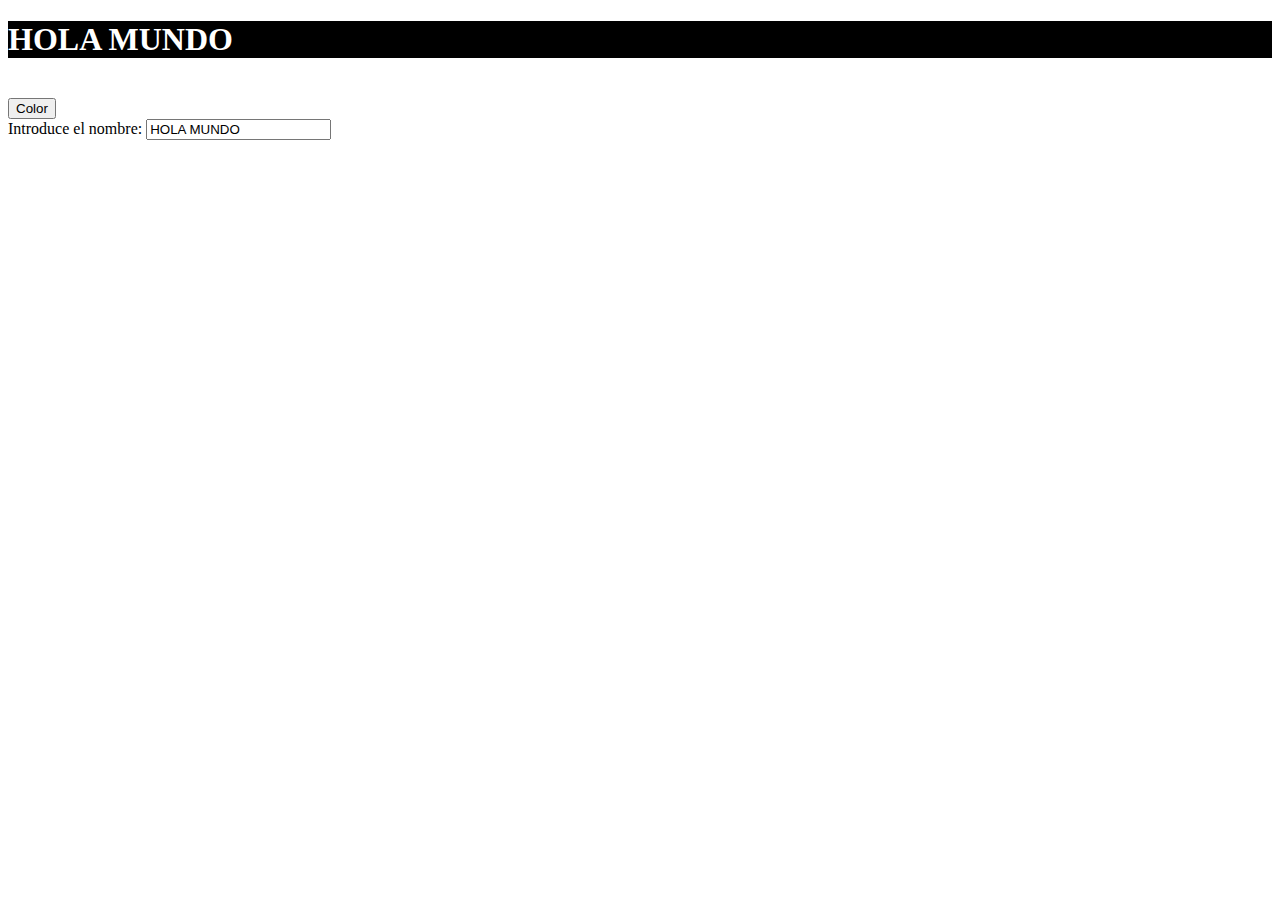
<file: angular/ariketa2/index.html>
<!DOCTYPE html>
<html lang="es" ng-app='miApp'>

<head>
    <meta charset="UTF-8">
    <meta name="viewport" content="width=device-width, initial-scale=1.0">
    <title>Document</title>

    <script src="js/angular.min.js" type="text/javascript"></script>
    <script src="js/script.js" type="text/javascript"></script>

</head>

<body>

    <div ng-controller="miControlador">

        <div ng-style="estilo">
            <h1>{{mensaje}}</h1>
        </div>
        <br>
        <button ng-click="CambiarColor()">Color</button>
        <br>
        Introduce el nombre: <input type="text" ng-model="mensaje">
        
    </div>

</body>

</html>
</file>
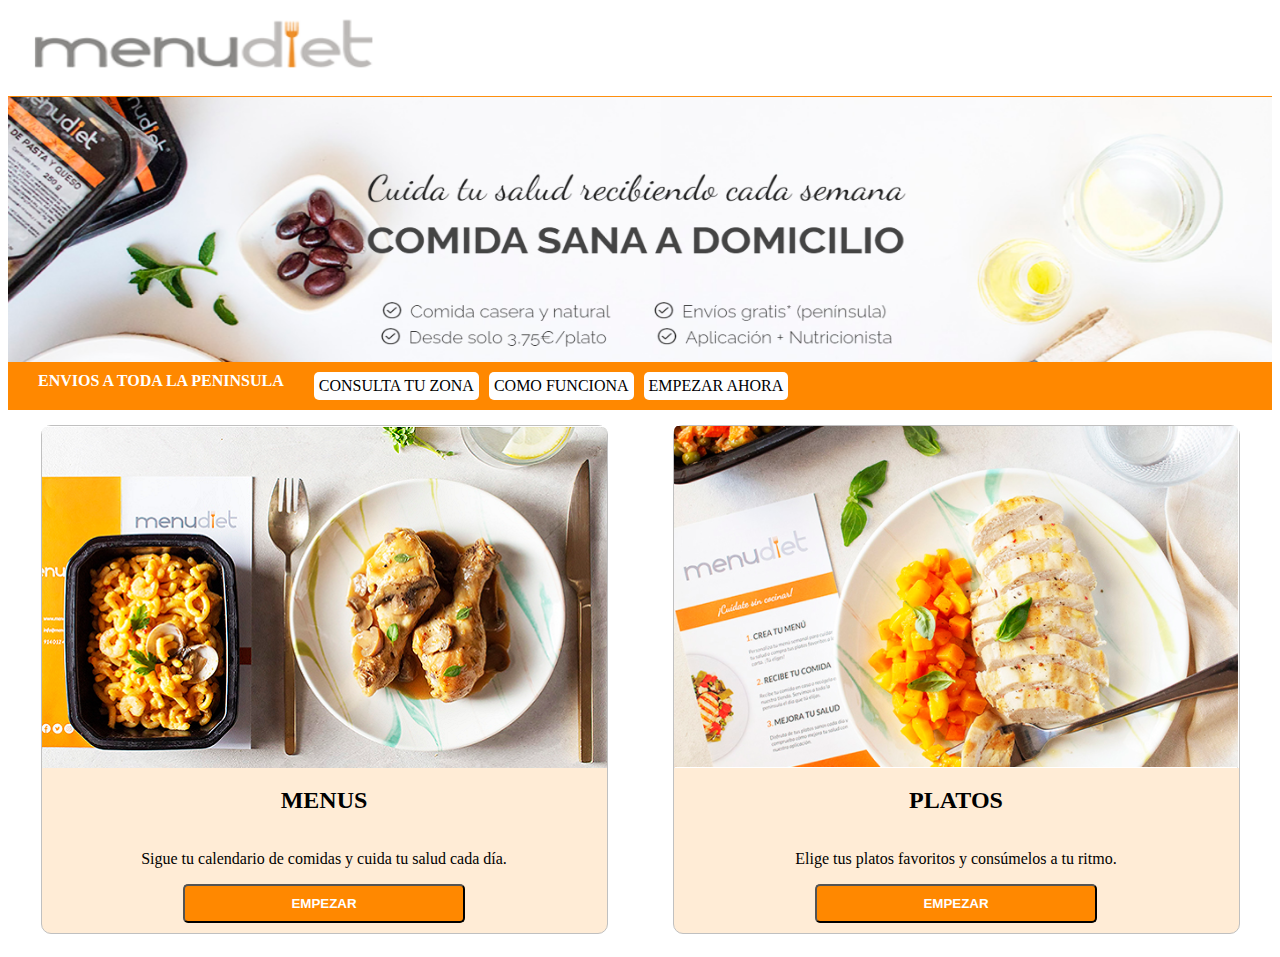
<file: DCLI/EjerciciosInicio/nivel2/INDEX.html>
<html id="pagIndex">
    <head>
        <title>TODO supply a title</title>
        <meta charset="UTF-8">
        <meta name="viewport" content="width=device-width, initial-scale=1.0">
        <link href="CSS/CSS.css" rel="stylesheet" type="text/css"/>
    </head>
    <body>
        <header>
            <div>
                <img src="IMG/izena.png" alt=""/>
            </div>
            <div>             
                <img src="IMG/imagen.png" alt=""/>
            </div>
            <nav>
                <span>ENVIOS A TODA LA PENINSULA</span>                 
                <a target="_blank" href="#">CONSULTA TU ZONA</a>
                <a target="_blank" href="#">COMO FUNCIONA</a>
                <a target="_blank" href="#">EMPEZAR AHORA</a>
            </nav>
        </header>
        <!--ZONA CENTRAL DE CARDS-->
        <section>
            <div class="card">
                <img src="IMG/menusemanal.png" alt=""/>
                <h2>MENUS </h2>
                <p>Sigue tu calendario de comidas y cuida tu salud cada día.</p>
                <button onclick="cambiarpag('menus')">EMPEZAR</button>

            </div>
            <div class="card">
                <img src="IMG/platos.png" alt=""/>
                <h2>PLATOS</h2>
                <p>Elige tus platos favoritos y consúmelos a tu ritmo.</p>
                <button onclick="cambiarpag('platos')">EMPEZAR</button>

            </div>

        </section>
        <footer>
            <!--vacio-->
        </footer>
        <script src="JS/index.js" type="text/javascript"></script>
    </body>
</html>
</file>
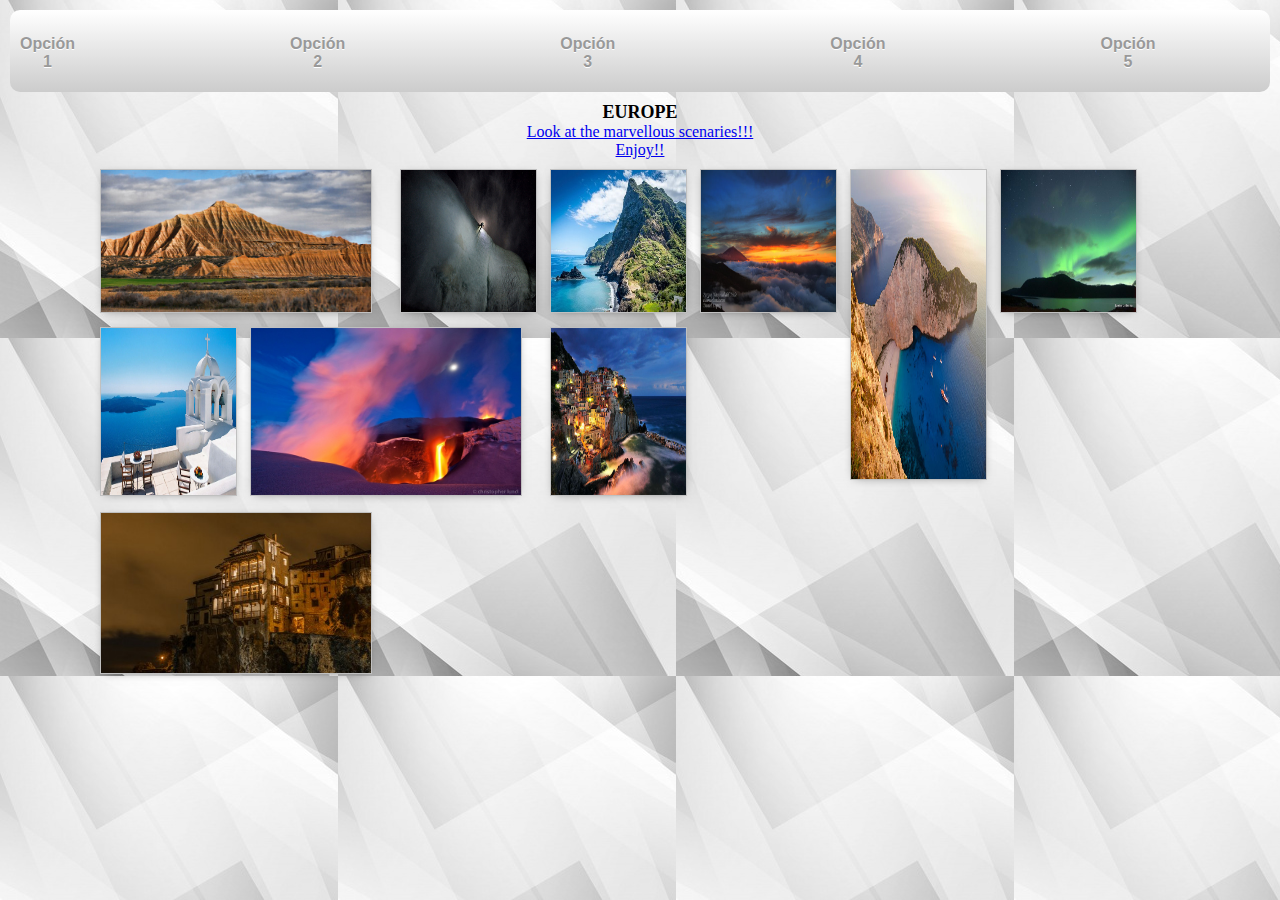
<file: IWEB/Iker Monzon/laburpen flex grid media .html>
<!DOCTYPE html>
<!--
To change this license header, choose License Headers in Project Properties.
To change this template file, choose Tools | Templates
and open the template in the editor.
-->
<html>
    <head>
        <title>TODO supply a title</title>
        <meta charset="UTF-8">
        <meta name="viewport" content="width=device-width, initial-scale=1.0">

        <link href="css/laburpen_flex_grid_media.css" rel="stylesheet" type="text/css"/>
    </head>
    <body>
        <header>
            <article>
                 <nav>
                <ul>
                    <li><a title="Opcion 1" href="laburpen flex grid media_1.html">Opción 1</a></li>
                    <li><a title="Opcion 2" href="laburpen flex grid media_1.html">Opción 2</a></li>
                    <li><a title="Opcion 3" href="laburpen flex grid media_1.html">Opción 3</a></li>
                    <li><a title="Opcion 4" href="laburpen flex grid media_1.html">Opción 4</a></li>
                    <li><a title="Opcion 5" href="laburpen flex grid media_1.html">Opción 5</a></li>
                </ul>
            </nav>
            </article>     
        </header>
        <h2>EUROPE </h2>
        <ul><li><a href="#">Look at the marvellous scenaries!!!</a></li>
            <li><a href="#">Enjoy!!</a></li>
        </ul>
        
  
    <section>
      <article><img src="img/bardenas-reales-navarra7.jpg" alt=""/></article>
     <article> <img src="img/glaciar-gorner-1.jpg" alt=""/></article>
     <article> <img src="img/madeira-beach-400x267.jpg" alt=""/></article>
     <article> <img src="img/parque-nacional-teide7.jpg" alt=""/></article>
      <article> <img src="img/playa-navagio3.jpg" alt=""/></article>
      <article> <img src="img/viaje-a-groenlandia1.jpg" alt=""/> </article>
      <article> <img src="img/vistas-mar-santorini1.jpg" alt=""/>  </article>
      <article> <img src="img/rio-lava-islandia6.jpg" alt=""/>  </article>
      <article>  <img src="img/manarola3.jpg" alt=""/> </article>
      <article> <img src="img/hanging-houses-cuenca-at-night-400x253.jpg" alt=""/></article>
    </section>
  </body>
</html>
</file>
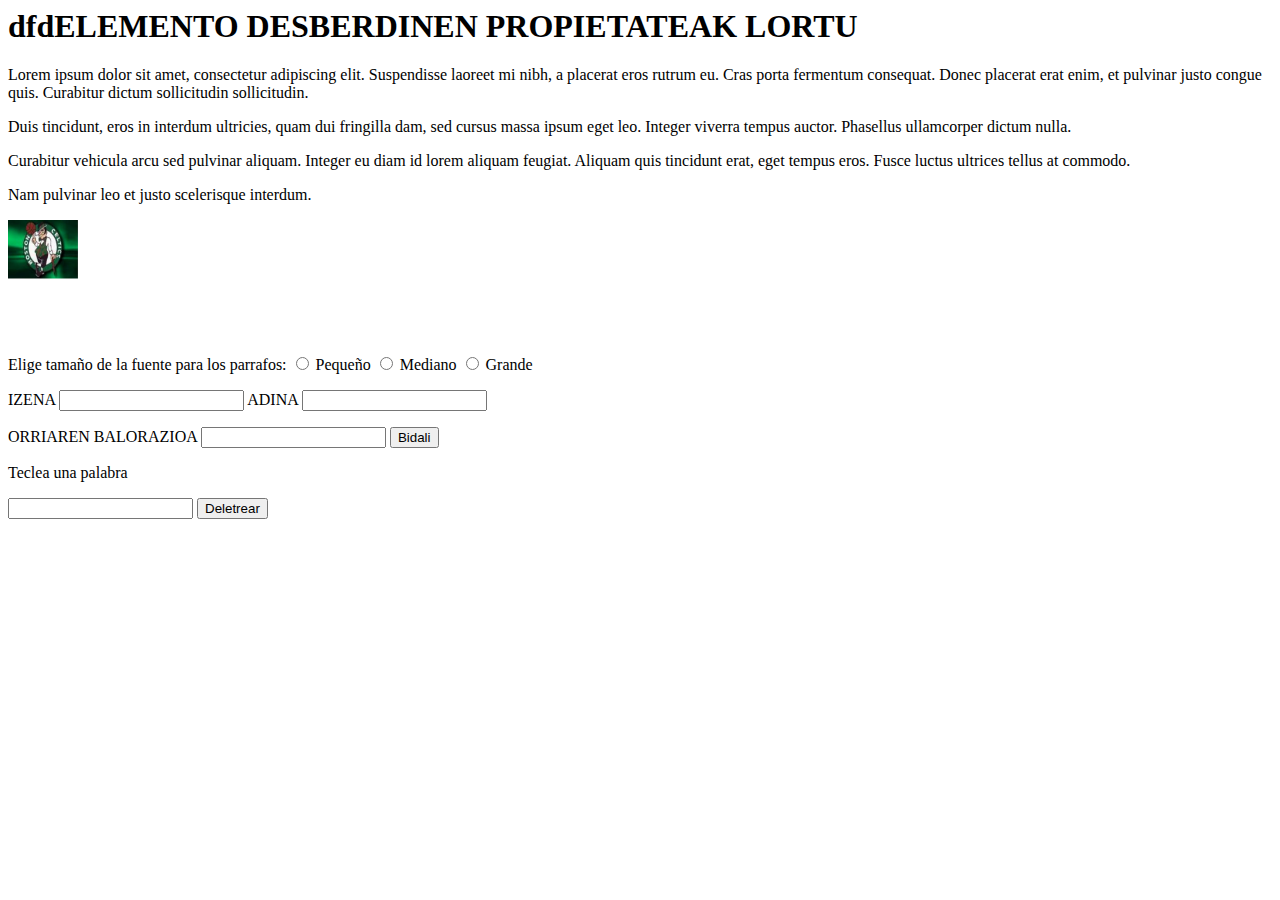
<file: iweb_dcli/0 2020_2021 ARIKETAK BULSS_CELTICS jquery/ERREPASORAKO ARIKETA.html>
<!DOCTYPE HTML PUBLIC "-//W3C//DTD HTML 4.01 Transitional//EN">
<html>
    <head>
        <title>Documento sin t&iacute;tulo</title>
        <meta http-equiv="Content-Type" content="text/html; charset=iso-8859-1">
         <meta name="viewport" content="width=device-width, initial-scale=1.0">
        <script src="js/jquery-3.1.1.min.js" type="text/javascript"></script>
        <script src="js/errepasorako.js" type="text/javascript"></script>

    </head>
    <body>
        <p><h1 id="tituloh1">dfdELEMENTO DESBERDINEN PROPIETATEAK LORTU</h1></p>
    <p name="textop" class="textop">Lorem ipsum dolor sit amet, consectetur adipiscing elit. Suspendisse laoreet mi nibh, a placerat eros rutrum eu. Cras porta fermentum consequat. Donec placerat erat enim, et pulvinar justo congue quis. Curabitur dictum sollicitudin sollicitudin. </p>
    <p name="textop" class="textop">Duis tincidunt, eros in interdum ultricies, quam dui fringilla dam, sed cursus massa ipsum eget leo. Integer viverra tempus auctor. Phasellus ullamcorper dictum nulla.</p>
    <p name="textop" class="textop">Curabitur vehicula arcu sed pulvinar aliquam. Integer eu diam id lorem aliquam feugiat. Aliquam quis tincidunt erat, eget tempus eros. Fusce luctus ultrices tellus at commodo.</p>
    <p name="textop" class="textop">Nam pulvinar leo et justo scelerisque interdum.</p>
    <p name="textop" class="textop"><img id="irudia" src="img/celtics.jpg" width="167" height="118"></p>
    

        <form name="FormFondo" action="" method="get">
            <p>
                Elige tama�o de la fuente para los parrafos:

                <input id="uno" class="radio"  type="radio" name="radio"  value="small"/> <label for="uno">Peque�o</label>
                <input id="dos" class="radio" type="radio" name="radio"  value="medium"/>  <label for="dos">Mediano</label>
                <input id="tres" class="radio" type="radio" name="radio"  value="large"/> <label for="tres">Grande</label>
            </p>
        </form>

        <form name="FormEncuesta" action="http://www.google.es" method="get">
            <p> IZENA        <input type="text" name="Izena" id="Izena">
                ADINA        <input type="text" name="Adina" id="Adina">
            </p>
            <p>ORRIAREN BALORAZIOA  <input type="text" name="Balorazioa" id="Balorazioa">
                <input type="submit" name="BIDALI" id="BIDALI" value="Bidali">
            </p>
        </form>
        
        <div id="idPalabra">
            <p> Teclea una palabra</p><input type="text" id="palabra">
            <input type="button" name="BotonCrear" id="BotonCrear" value="Deletrear">
            <div id="ZonaBotones"> </div>
        </div>
</body>
</html>
</file>
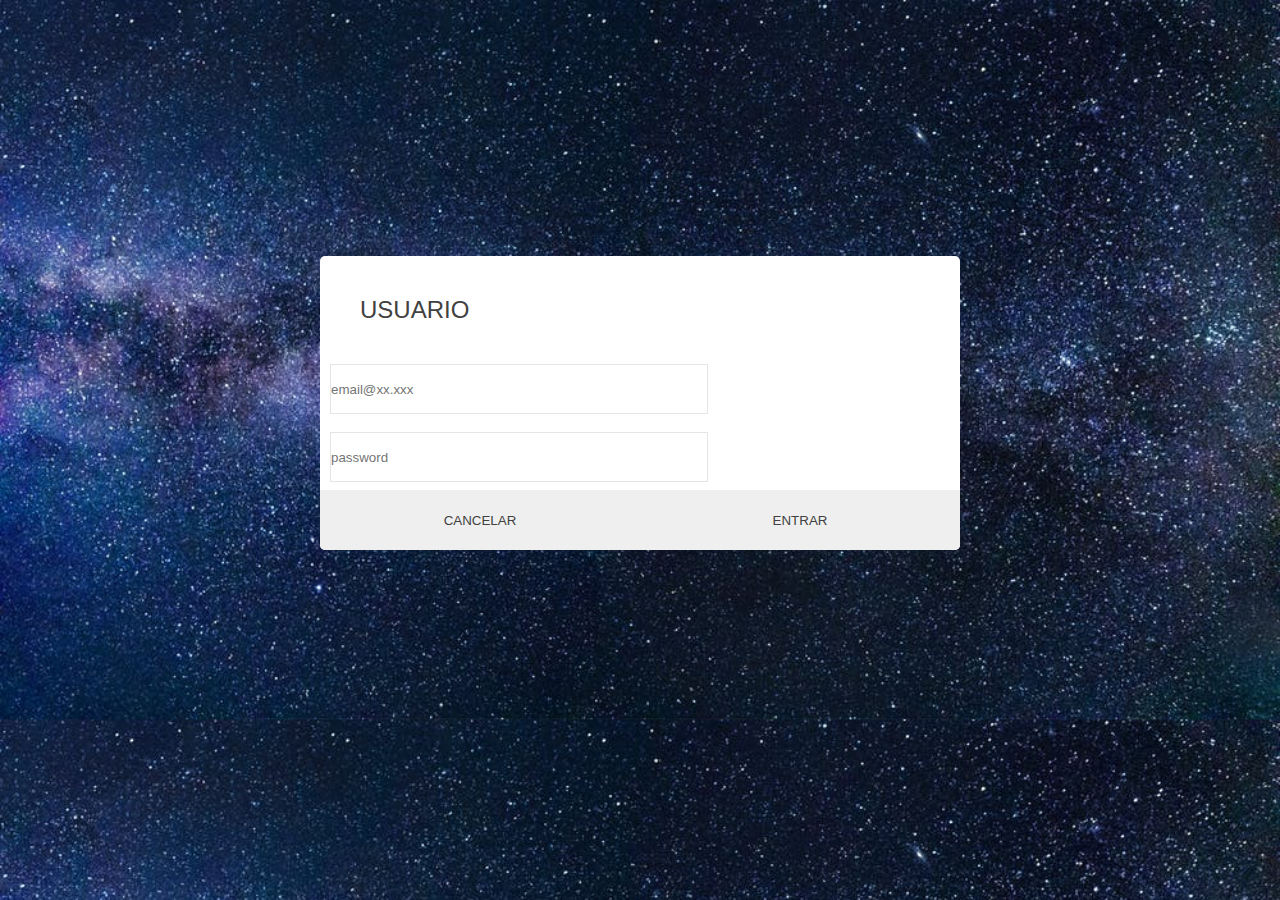
<file: iweb_dcli/05 2020_2021 USUARIOS_IMAGENES json ikasleentzat/login.html>
<!DOCTYPE html>
<html>
    <head>
        <title>TODO supply a title</title>
        <meta charset="UTF-8">
        <meta name="viewport" content="width=device-width, initial-scale=1.0">
        <link href="login.css" rel="stylesheet" type="text/css"/>
        <script src="js/jquery-1.11.3.min.js" type="text/javascript"></script>
        <script src="js/js.js" type="text/javascript"></script>
    </head>
    <body>
        <!--*********************************************************************************************-->
        <div id="usuarioLogin"  >
            <h2>USUARIO</h2>
            <form class="formLogin"><!-- añadido class-->
                <input type="text" id="email" class="email" placeholder="email@xx.xxx">
                <br/>
                <input type="text" id="pwd" class="pwd" placeholder="password">
            </form>
            <br/>
            <button id="cancelar" class="cancelar">
                <span>cancelar</span>
            </button>
            <button id="entrar" class="entrar">
                <span>Entrar</span>
            </button>
        </div>
        <!--*********************************************************************************************-->
        <div id="datosUsuario" >
            <h2>DATOS DEL USUARIO</h2>
            <form class="formUsu">
                <fieldset class="datosGeneralesUsu">
                    <div class="elemUsu">
                        <label>NOMBRE CONTACTO</label><input type="text" id="usuEmail" class="email" placeholder="" disabled>
                    </div>
                    <div class="elemUsu">
                        <label>PASSWORD</label> <input type="text" id="usuPwd"  class="pwd" placeholder="">
                    </div><div class="elemUsu">
                        <label>NOMBRE</label><input type="text" id="usuNombre" class="email" placeholder="">
                    </div><div class="elemUsu">
                        <label>APELLIDO</label><input type="text" id="usuApellido" class="email" placeholder="">

                        </fieldset>
                        <fieldset class="datosImagenPerfilUsu">
                            <h3>FOTO</h3>
                            <div id="usuImagen" class="imagenPerfilUsu"> </div>
                            <label>Imagenes</label>
                            <select id="imagenesUsuarios">

                            </select> 
                        </fieldset>
                        </form>
                        <div class="zonaBotones"><!--incluyo esta lclase -->
                            <br/>
                            <button class="salir">
                                <span>salir</span>
                            </button>
                            <button class="guardar">
                                <span>guardar</span>
                            </button>
                        </div><!--incluyo fin de  esta lclase -->
                    </div>   
                    <!--*********************************************************************************************-->
                    <div id="datosAdmin" >
                        <h2>USUARIOS</h2>
                        <div class="imagenesUsu">

                        </div>
                        <br/>
                        <div class="zonaDatosAdmin">
                            <label>NOMBRE CONTACTO</label><input type="text" id="usuActualEmail" class="email" disabled>
                            <label>PASSWORD</label> <input type="text" id="usuActualPwd"  class="pwd" disabled >
                            <label>NOMBRE</label><input type="text" id="usuActualNombre" class="email" disabled>
                            <label>APELLIDO</label><input type="text" id="usuActualApellido" class="email" disabled>
                        </div>
                    </div>

                    </body>
                    </html>
</file>
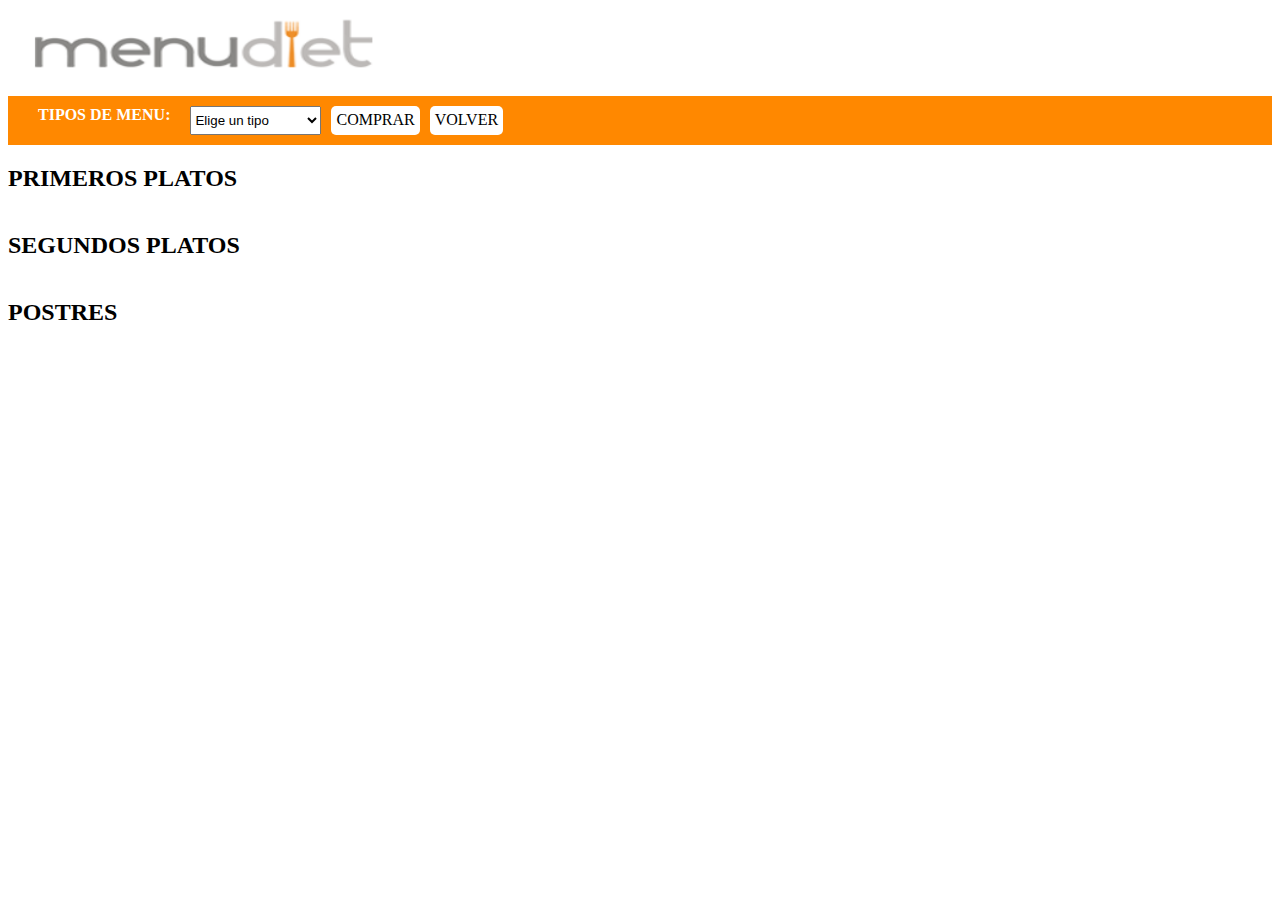
<file: DCLI/EjerciciosInicio/nivel2/ELEGIR_PRODUCTO.html>
<html id="elegirProd">
    <head>
        <title>TODO supply a title</title>
        <meta charset="UTF-8">
        <meta name="viewport" content="width=device-width, initial-scale=1.0">
        <link href="CSS/CSS.css" rel="stylesheet" type="text/css"/>
    </head>
    <body>
        <header>
            <div>
                <img src="IMG/izena.png" alt=""/>
            </div>
            <nav>
                <span id="titulo">TIPOS DE MENU:</span> 
                <select onchange="mostrarmenus()" id="comboMenus">
                    <option value="elegir">Elige un tipo</option>
                    <option value="basico">MENÚ BÁSICO</option>
                    <option value="especial">MENÚ ESPECIAL</option>
                </select>
                <a onclick="hacerpedido()" href="#" id="elemCompra">COMPRAR</a> 
                <a href="INDEX.html" id="elemCompra">VOLVER</a> 
            </nav>
        </header>
        <h2 class="platosMenu">PRIMEROS PLATOS</h2>
        <section>
            <div class="card" data-basico="true" data-especial="false">
                <img src="IMG/EnsaladaDePastaConPollo.png" alt=""/>
                <p>Ensalada de  pasta con pollo</p>
                <p><span>3€</span>
                    <input type="checkbox" class="classCheckbox" value="3" data-titulo="Ensalada de  pasta con pollo" >Seleccionar                  
                </p>
            </div>
            <div class="card" data-basico="false" data-especial="true">
                <img src="IMG/LentejasLevantinas.png" alt=""/>
                <p>Lentejas levantinas</p>
                <p><span>2,5€</span>
                    <input type="checkbox" class="classCheckbox" value="2.5" data-titulo="Lentejas levantinas" >Seleccionar
                </p>
            </div>
            <div class="card" data-basico="true" data-especial="false">
                <img src="IMG/espinacasConJamon.png" alt=""/>
                <p>Espinacas con Jamon</p>
                <p><span>3€</span>
                    <input type="checkbox" class="classCheckbox" value='3' data-titulo="Espinacas con Jamon">Seleccionar
                </p>
            </div>
            <div class="card" data-basico="true" data-especial="true">
                <img src="IMG/fideosOrientalesConSoja.png" alt=""/>
                <p>Fideos orientales con soja</p>
                <p><span>3,5€</span>
                    <input type="checkbox" class="classCheckbox" value='3.5' data-titulo="Fideos orientales con soja">Seleccionar
                </p>
            </div>
        </section>

        <h2 class="platosMenu">SEGUNDOS PLATOS</h2>
        <section>
            <div class="card" data-basico="true" data-especial="false">
                <img src="IMG/BacalaoEnSalsaDePiquillo.png" alt=""/>
                <p>Bacalao en salsa de piquillo</p>
                <p><span>4€</span>
                    <input type="checkbox" class="classCheckbox" value='4' data-titulo="Bacalao en salsa de piquillo">Seleccionar
                </p>
            </div>
            <div class="card" data-basico="true" data-especial="false">
                <img src="IMG/EstofadoDePavo.png" alt=""/>
                <p>Estofado de pavo</p>
                <p><span>3€</span>
                    <input type="checkbox" class="classCheckbox" value='3' data-titulo="Estofado de pavo">Seleccionar
                </p>
            </div>
            <div class="card" data-basico="false" data-especial="true">
                <img src="IMG/merluzaSalsaVerde.png" alt=""/>
                <p>Merluza en salsa verde</p>
                <p><span>3,5€</span>
                    <input type="checkbox" class="classCheckbox" value='3.5' data-titulo="Merluza en salsa verde">Seleccionar
                </p>
            </div>
            <div class="card" data-basico="false" data-especial="true">
                <img src="IMG/salteadoDeVerduras.png" alt=""/>
                <p>Salteado de verduras</p>
                <p><span>2,5€</span>
                    <input type="checkbox" class="classCheckbox" value='2.5' data-titulo="Salteado de verduras">Seleccionar
                </p>
            </div>
        </section>

        <h2 class="platosMenu">POSTRES</h2>
        <section>
            <div class="card" data-basico="false" data-especial="true">
                <img src="IMG/CremosoDeMascarpone.png" alt=""/>
                <p>Cremoso de Mascarpone</p>
                <p><span>3€</span>
                    <input type="checkbox" class="classCheckbox" value='3' data-titulo="Cremoso de Mascarpone">Seleccionar
                </p>
            </div>
            <div class="card" data-basico="true" data-especial="false">
                <img src="IMG/FlanDeLecheCondensada.png" alt=""/>
                <p>Flan de leche condensada</p>
                <p><span>3€</span>4€
                    <input type="checkbox" class="classCheckbox" value='3' data-titulo="Flan de leche condensada">Seleccionar
                </p>
            </div>
            <div class="card" data-basico="true" data-especial="false">
                <img src="IMG/tiramisu.png" alt=""/>
                <p>Tiramisu</p>
                <p><span>3,25€</span>
                    <input type="checkbox" class="classCheckbox" value='3.25' data-titulo="Tiramisu">Seleccionar
                </p>
            </div>
            <div class="card" data-basico="true" data-especial="true">
                <img src="IMG/tartaHeladaDeLimon.png" alt=""/>

                <p>Tarta helada de limón</p>
                <p> <span>3,5€</span>
                    <input type="checkbox" class="classCheckbox" value='3.5' data-titulo="Tarta helada de limón">Seleccionar
                </p>
            </div>
        </section>

        <section id="Pedido">
            <div id="fade" class="overlay"></div>
            <div id="light" class="modal">
                <div class="modalElem">
                    <h2>PEDIDO REALIZADO</h2>
                    <div id="hemenJarri"></div>
                    <hr>
                </div>
                <div class="modalElem">
                    <h2>DATOS DE ENTREGA</h2>
                    <form id="formPedido" name="formPedido">
                        <label for="nombre">NOMBRE </label><input onfocusout="mostrarcosas('edad')" type="text" name="nombre" id="nombre" placeholder="Nombre">
                        <label for="edad"> EDAD </label><input onkeypress="return esnumero(event)" onfocusout="mostrarcosas('direccion')" type="text" name="edad" id="edad">     
                        <label for="direccion">DIRECCION </label> <input onfocusout="mostrarcosas('btnComprar')" type="text"  name="direccion"  id="direccion" placeholder="Direccion">

                    </form>
                    <button onclick="terminarcompra()" id="btnComprar">COMPRAR</button>
                    <button onclick="cancelarpedido()" id="btnCancelar">CANCELAR</button>
                </div>
            </div>
        </section>

        <script src="JS/modal.js" type="text/javascript"></script>
    </body>
</html>
</file>
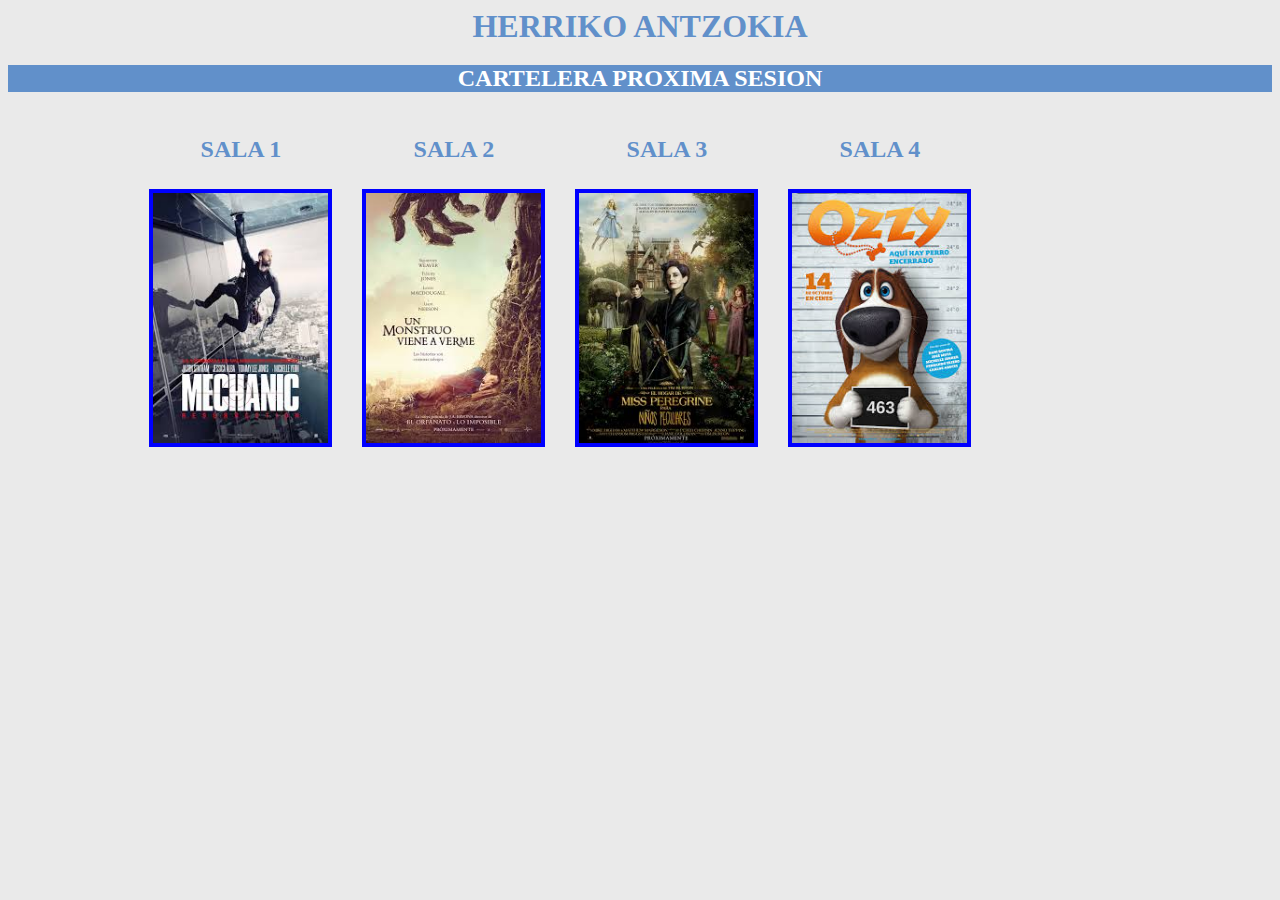
<file: DCLI/EjerciciosInicio/Pelis/zinema.html>
<!DOCTYPE html>
<!--
To change this license header, choose License Headers in Project Properties.
To change this template file, choose Tools | Templates
and open the template in the editor.
-->
<html>
    <head>
        <title>TODO supply a title</title>
        <meta charset="UTF-8">
        <meta name="viewport" content="width=device-width, initial-scale=1.0">
        <link href="zinema.css" rel="stylesheet" type="text/css"/>
        <script src="zinema.js" type="text/javascript"></script>
    </head>
    <body>
        <header>
            <h1>HERRIKO ANTZOKIA </h1>
            <H2>CARTELERA PROXIMA SESION</H2>
        </header>
        <div id="cartelera">
            <div class="imagen"><p>SALA 1</p><a  href="#" onclick="verdatos('1')"><img class="pelis accion " src="IMG/mechanic.jpg" alt=""/></a> </div> 
            <div class="imagen"><p>SALA 2</p><a  href="#" onclick="verdatos('2')"><img class="pelis accion " src="IMG/unmonstruo.jpg" alt=""/></a></div> 
            <div class="imagen"><p>SALA 3</p><a  href="#" onclick="verdatos('3')"><img class="pelis infantil" src="IMG/missperegrine.jpg" alt=""/></a></div> 
            <div class="imagen"><p>SALA 4</p><a  href="#" onclick="verdatos('4')"><img class="pelis infantil" src="IMG/ozzy.jpg" alt=""/></a></div>
        </div>
        
        <div id="elementos">
               
            <div id="sala1" class="texto">
            <h3>MECHANIC:RESURRECTION</h3>
             <p> Maecenas vitae eros nisi. Maecenas ipsum erat, auctor sed libero vitae, pulvinar porttitor leo. Aenean mattis sem sit amet tortor tincidunt cursus. Vivamus egestas cursus ipsum, sed tristique magna fermentum in. Pellentesque ac pretium ex. Phasellus convallis ante urna, sed laoreet lacus imperdiet a. Nulla ac nibh faucibus, tincidunt turpis vel, pretium elit.</p>       
            </div>
           
            <div  id="sala2" class="texto">
            <h3>UN MONSTRUO VIENE A VERME</h3>
             <p> Maecenas vitae eros nisi. Maecenas ipsum erat, auctor sed libero vitae, pulvinar porttitor leo. Aenean mattis sem sit amet tortor tincidunt cursus. Vivamus egestas cursus ipsum, sed tristique magna fermentum in. Pellentesque ac pretium ex. Phasellus convallis ante urna, sed laoreet lacus imperdiet a. Nulla ac nibh faucibus, tincidunt turpis vel, pretium elit.</p>       
             </div>
           
            
            <div  id="sala3" class="texto">
            <h3>EL HOGAR DE MISS PEREGRINE PARA NIÑOS PECULIARES</h3>
            <p> Maecenas vitae eros nisi. Maecenas ipsum erat, auctor sed libero vitae, pulvinar porttitor leo. Aenean mattis sem sit amet tortor tincidunt cursus. Vivamus egestas cursus ipsum, sed tristique magna fermentum in. Pellentesque ac pretium ex. Phasellus convallis ante urna, sed laoreet lacus imperdiet a. Nulla ac nibh faucibus, tincidunt turpis vel, pretium elit.</p>       
             </div>
        
            <div id="sala4" class="texto">
            <h3>OZZY</h3>
            <p> Maecenas vitae eros nisi. Maecenas ipsum erat, auctor sed libero vitae, pulvinar porttitor leo. Aenean mattis sem sit amet tortor tincidunt cursus. Vivamus egestas cursus ipsum, sed tristique magna fermentum in. Pellentesque ac pretium ex. Phasellus convallis ante urna, sed laoreet lacus imperdiet a. Nulla ac nibh faucibus, tincidunt turpis vel, pretium elit.</p>       
             </div> 
        
        </div>    
        <div id="compraentradas">
            <h2 id="salacompra"></h2>  
            <div>
                <form id="formucompra">
                    <fieldset>
                        <legend>COMPRA DE ENTRADAS PARA LA SESION</legend>
                        <label for="numentradas">NUMERO DE ENTRADAS</label> <input id="numeroent" name="numeroent" type="text" required onkeyup="VisualizarPrecio()" onkeypress="return TeclaNumerica(event)">
                        <label for="tipo">TIPO DE ENTRADA</label>           <select name="tipo" id="tipo" onchange="VisualizarPrecio()"> 
                                                                                <option value="8" selected>Normal 
                                                                                <option value="5" >Bono descuento 
                                                                            </select>                
                        <label for="precio">PRECIO DE LAS ENTRADAS</label>  <input id="precio" name="precio" type="text" disabled>
                    </fieldset>
                    
                    <fieldset>
                        <label for="total">TOTAL A PAGAR</label>            <input id="total" name="total" type="text" >
                        <button type="button" onclick="Comprar()" >COMPRAR</button>
                    </fieldset>
                </form>  
            </div>               
        </div>
            
              
    </body>
</html>
</file>
<file: DCLI/EjerciciosInicio/nivel2/CSS/CSS.css>
header div:nth-child(2) img{
    width: 100%;
     height:30%;
}
header div:nth-child(1) img{
    width: 30%;
    height: 10%;
}
nav{
    background: #FF8800;
    text-align: center;
    padding: 10px;
    color: white;
    display: flex;
    flex-direction: row;
   
}
nav a{
    color: black;
    background: white;
    border-radius: 5px;
    text-decoration: none;
    padding: 5px;
    margin-left: 10px;
}
nav span{
    margin-left: 20px;
    margin-right: 20px;
    font-weight: bolder;
}
nav select{ padding-top: 5px;
    padding-bottom: 5px;} 
section{
     display: flex;
    flex-direction: row;
    justify-content: space-around;
    flex-wrap: nowrap;
}
section .card{
    border:1px solid silver;
   margin:15px;
   background-color:  #ffecd6;
   text-align: center;
   border-radius: 10px; 
   
}
section .card img{
    width: 100%;
}
section .card span{font-size: 18px}
section .card button{
    font-weight: bolder;
    background:  #FF8800;
    color: white;
    padding: 10px;
    border-radius: 5px;
    margin-bottom: 10px;
}
section .platosMenu{
    margin: 4px;
}
#elegirProd section .card{
    display:flex;
    flex-direction: column;
    justify-content:  space-between;
   }
   
   #elegirProd  section .card{
       display:none;
   }
#pagIndex section .card{
    display:flex;
    flex-direction: column;
    justify-content:  space-between;
  }
#pagIndex section .card button{
   width:50%;
   align-self: center;
    
}

/*codigo del modal*/
#light,#fade{
     display: none;
}
.overlay{
     
     position:fixed;
     top: 0;
     left: 0;
     width: 100%;
     height: 100%;
     background: #000;
     z-index:1001;
     opacity:.75;
     -moz-opacity: 0.75;
     filter: alpha(opacity=75);
/*     overflow-y: hidden;*/
}

.modal {
    
     position: fixed;
     top: 15%;
    left: 12%;
     width: 70%;
     height: 70%;
     padding: 16px;
     background: #fff;
     color: #333;
     z-index:1002;
      overflow:auto; 
/*    overflow: auto;*/
}
#light{flex-direction: row;}
.modal .modalElem{
    width:50%;
}
.modal .modalElem li span{
   width:200px;
    display:inline-flex;
 
}
.modal #formPedido input{
  font-family: "Roboto", sans-serif;
  outline: 0;
  background: #f2f2f2;
  width: 100%;
  border: 0;
  margin: 0 0 15px;
  padding: 15px;
  box-sizing: border-box;
  font-size: 14px;
}
#formPedido button {
  font-family: "Roboto", sans-serif;
  text-transform: uppercase;
  outline: 0;
  background: #4CAF50;
  width: 100%;
  border: 0;
  padding: 15px;
  color: #FFFFFF;
  font-size: 14px;
  -webkit-transition: all 0.3 ease;
  transition: all 0.3 ease;
  cursor: pointer;
}
#formPedido button:hover,.form button:active,.form button:focus {
  background: #43A047;
}

::-webkit-input-placeholder { color: #adadad; } 

:-moz-placeholder { /* Firefox 18- */ color:#adadad ; } 

::-moz-placeholder { /* Firefox 19+ */ color:#adadad ; } 

:-ms-input-placeholder { color:#adadad ; }



/*poner mediaquery a menu sup*/
@media (max-width: 716px) {
    #light{flex-direction: column;}
    .modal{position:absolute;
         
          height:100%;
   }
    .modal .modalElem{
    width:100%;
}
}
@media (max-width: 450px) {
   #pagIndex section, #elegirProd section {
       flex-wrap: wrap;     
        }
    #elegirProd section .card {
     width: 90%;       
        }
    #elegirProd  nav {
           flex-wrap: wrap;
           justify-content:  center;
        }   
    #elegirProd  nav a{
           margin-top: 5px;            
           }  
      #elegirProd nav select{ padding-top: 2px;
    padding-bottom: 2px;} 
   #pagIndex header div:nth-child(2) img{
    display:none;
}       
 #pagIndex header nav {
    flex-direction: column;
    align-items: center;
   
} 
#pagIndex header nav a {
   width:50%;
    margin: 5px;
   
} 
}
@media (min-width:451px) and (max-width: 675px) {
    #elegirProd section {
       flex-wrap: wrap;     
        }
    #elegirProd section .card {
     width: 40%;       
        }
     #elegirProd nav select{ padding-top: 3px;
    padding-bottom: 2px;} 
}
@media (min-width:451px) and (max-width: 775px) {
    #pagIndex section {
       flex-wrap: wrap;     
        }
    #pagIndex section .card {
     width: 40%;       
        }
     #pagIndex nav select{ padding-top: 3px;
    padding-bottom: 2px;} 
}
</file>
<file: IWEB/Iker Monzon/css/laburpen_flex_grid_media.css>
*{
    padding: 0px;
    margin: 0px;
}

body{
    background-image: url(../img/fondoimages3.jpg);
}

nav{
    height: 8vh;
    background-image: -webkit-gradient(linear,left top, left bottom, from(#FFF),to(#CCC));
    background-image: linear-gradient(top,#FFF#CCC);
    padding: 5px;
    margin: 10px;
    border-radius: 10px;
}

nav ul{
    display: flex;
    justify-content: space-between;
    list-style: none;
}

nav ul li a{
    margin-left: 5px;
    text-decoration: none;
    color: #999;
}
nav ul li a:hover{
    color: #000;
}

nav ul li{
    font-family: Arial, Helvetica, sans-serif;
    font-size: 16px;
    font-weight: bold;
    margin-right: 10px;
    text-shadow: 0px 1px 0px #FFF;
    display: flex;
    padding: 20px 200px 20px 0px;
}
nav ul li:hover{
    background-image: -webkit-gradient(linear,left top, left bottom, from(#FFF),to(#E3E3E3));
    background-image: linear-gradient(top,#FFF#E3E3E3);
    box-shadow: 1px -1px 0px #999;
    border: 1px solid #E3E3E3;
    border-radius: 5px;
}


h2{
    text-align: center;
    font-size: large;
    font-family: fantasy;
}
ul{
    text-align: center;
    margin-bottom: 10px;
}

section article{
    border: 1px solid silver;
    background: #f5f5f5;
    box-shadow: 0 2px 10px -5px rgba(0, 0, 0, 0.5);
    height: 90%;
    width: 90%;
}
section article img{
    height:100%;
    width: 100%;
    transition:  width 2s,height 2s;
}
section article img:hover{
    width: 180%;
    height: 180%;
}
section{
    padding-left: 100px;
    padding-right: 50px;
    display: grid;
    grid-template-columns: repeat(auto-fit, minmax(150px, 150px));
    grid-gap: 0px;
}

section article:nth-child(1){
    grid-area: auto / auto / auto /span 2    ;
}

section article:nth-child(8){
    grid-area: auto / auto / auto /span 2    ;
}

section article:nth-child(5){
    grid-area: auto / auto / span 2 / auto    ;
}

section article:nth-child(10){
    grid-area: auto / auto / auto / span 2    ;
}


@media screen and (max-width: 680px) {
    nav{
        height: 100%;
    }

    nav ul{
        flex-direction: column;
    }

    section{
        display: grid;
        grid-template-columns: repeat(auto-fit, minmax(320px, 1fr));
    grid-gap: 20px;
    }

    section article:nth-child(1){
        grid-area: auto / auto / auto /auto    ;
    }
    
    section article:nth-child(8){
        grid-area: auto / auto / auto /auto    ;
    }
    
    section article:nth-child(5){
        grid-area: auto / auto / auto / auto    ;
    }
    
    section article:nth-child(10){
        grid-area: auto / auto / auto / auto    ;
    }

    section article img:hover{
        width: 100%;
        height: 100%;
    }

}
</file>
<file: iweb_dcli/05 2020_2021 USUARIOS_IMAGENES json ikasleentzat/login.css>
*{  margin:0; padding:0;
    -webkit-box-sizing:border-box;
    -moz-box-sizing:border-box;
    box-sizing:border-box;}
body{font-family: 'Open Sans', sans-serif;
     background-image: url("images/fondo1.jpeg");
     background-size: cover;}

h2{ padding:40px; font-weight:lighter;
    color:#414141;}
input{display:block; height:50px;
      width:90%; 
      border:1px solid rgba(0,0,0,.1);
      :hover,:focus,:active:focus{
          color:#ff5722;outline:none;
          border-bottom:1px solid #ff5722; }
}
#usuarioLogin input{width:60%;}   
.email,.pwd{  z-index:1;
              border-bottom:1px solid rgba(0,0,0,.1);
              font-family: 'Open Sans', sans-serif;
              color:#858585;
              font-weight:lighter; -webkit-transition:.5s;
              transition:.5s;}
button{cursor:pointer; display:inline-block;
       float:left; width:50%; height:60px;
       box-sizing: border-box;
       margin-top:-10px;  border:none;
       font-family: 'Open Sans', sans-serif;
       text-transform:uppercase;
       color: #414141;
       /*  border:1px solid #BDBDBD ;*/
}
fieldset{border:0px;}
#usuarioLogin,#datosUsuario,#datosAdmin{
    margin-bottom:80px; background:#fff;
    border-radius:5px;overflow:hidden;margin:auto; }
#usuarioLogin{display:block;
              min-width:350px;width:50%;
              margin-top:20%;height:40%;  }

#datosUsuario,#datosAdmin{display:flex; 
                          min-width:30%;width:80%;
                          margin-top:5%;height:80%;display:none; }

#datosAdmin,#datosUsuario{flex-direction: column;}
#datosUsuario label,#datosUsuario input{  }
#datosUsuario label{width:40%;}
#datosUsuario input{width:60%;}
#datosUsuario  #usuImagen{background-size: cover;}
.formUsu .datosGeneralesUsu .elemUsu{
    display:flex; flex-direction: column; margin-bottom: 10px;}
.datosImagenPerfilUsu{margin-left: 10px;}
.zonaBotones{flex-direction: row;}
button.modificar{width:100%;}
.formLogin ,.formUsu{ display:flex;  min-width: 550px;margin-left: 10px;}
.formLogin{flex-direction: column;}
.imagenesUsu{ display:flex;justify-content: space-between;padding:2%;flex-wrap: wrap;}
.imagenesUsu,.formUsu{flex-direction: row;}
.datosGeneralesUsu{width:60%;}
#datosAdmin .zonaDatosAdmin{width:80%; margin:auto;display:none; margin-bottom: 20px;}
.imagenPerfilUsu{
    width:100px;
    height:125px;
    border:1px solid rgba(0,0,0,.1);
    margin-bottom: 1em;
    background-size: cover;
}
@media (max-width: 650px){
    form, #datosUsuario,.datosGeneralesUsu,.formUsu, #datosAdmin, .formUsu{flex-direction:column; } 
    .elemUsu,.datosGeneralesUsu{display:flex;flex-direction: column;} 
    .datosGeneralesUsu{padding-left: 10px;}
    .formUsu{width:90%; margin:auto; }
    .formUsu fieldset{width:90%;}

    .formLogin fieldset{width:90%; margin:auto;}
}
</file>
<file: DCLI/EjerciciosInicio/Pelis/zinema.css>
body{background-color:  #eaeaea;
}
header h1{width:80%;margin:auto;color:#6190ca;text-align: center; }
header h2{color:white;background-color:  #6190ca;text-align: center; }
#cartelera{width:80%;margin:auto;background-color: red;}
#cartelera img{width:175px;height:250px;margin:2px 15px;}
#cartelera .pelis{border: 4px solid blue;}
#cartelera .imagen{float:left;text-align:center;font-size: 24px; font-weight:  600;
       color:#6190ca; box-sizing:border-box;}

#elementos{color:  #4a6ba2; font-size: 16px;float:left;clear:both;
           margin-top:10px;margin-left:12%;;width:75%; background-color: #eaeaea;           
}
#elementos .texto{display:none;border:2px solid gray; box-shadow: 10px 10px 5px  #5970B2;  }
#compraentradas{float:left;width:80%; margin-left:10%;color:#000040 ;text-align: center;display:none; }
#formucompra{width:80%;margin:auto;margin-left:10%;color:#000040 ;}
input, textarea, select, button,label {
    margin: 10px; box-sizing: border-box;display:block;float:left;}
input{width : 50px;}
select{width : 100px;}
label{width:250px;clear:left;}
</file>
